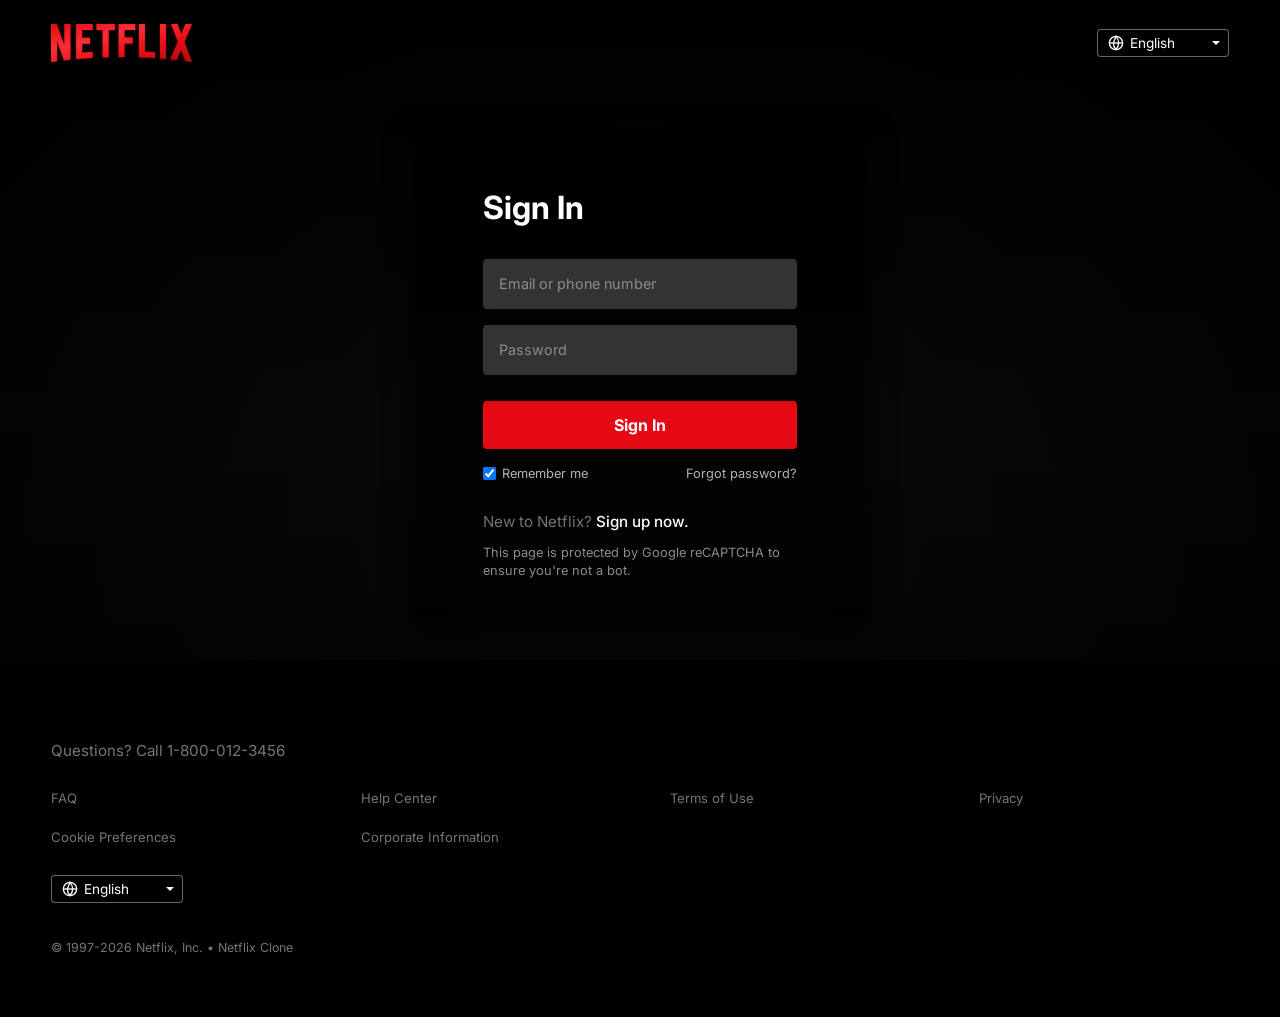
<file: login.html>
<!DOCTYPE html>
<html lang="en">
<head>
  <meta charset="UTF-8">
  <meta name="viewport" content="width=device-width, initial-scale=1.0">
  <title>Netflix Clone - Sign In Demo (Portfolio Project)</title>
  <meta name="description" content="Educational open-source frontend clone project created for demonstration purposes only. Not affiliated with Netflix, Inc.">
  <link rel="icon" href="https://assets.nflxext.com/us/ffe/siteui/common/icons/nficon2016.ico">
  
  <link rel="stylesheet" href="style.css?v=20260817">
  <link rel="stylesheet" href="login.css?v=20260817">
  <style>
    .login-body {
      min-height: 100vh;
      background: linear-gradient(to top, rgba(0, 0, 0, 0.85) 0%, rgba(0, 0, 0, 0.4) 60%, rgba(0, 0, 0, 0.85) 100%),
                  radial-gradient(ellipse at center, rgba(0, 0, 0, 0.2) 0%, rgba(0, 0, 0, 0.9) 100%),
                  url('https://assets.nflxext.com/ffe/siteui/v8/GDF/IN-en-20240311-popsignuptwoweeks-perspective_alpha_website_large.jpg');
      background-size: cover;
      background-position: center;
      display: flex;
      flex-direction: column;
      justify-content: space-between;
    }
  </style>
</head>
<body class="login-body">

  <!-- Header -->
  <header class="login-header">
    <a href="index.html" class="netflix-logo" aria-label="Netflix">
      <img class="netflix-wordmark" src="assets/netflix-wordmark.svg" alt="" aria-hidden="true">
    </a>

    <!-- Header Language Selector (English & Hindi ONLY) -->
    <div class="language-picker-box">
      <span class="language-globe-icon">
        <svg width="16" height="16" viewBox="0 0 24 24" fill="none" stroke="currentColor" stroke-width="2">
          <circle cx="12" cy="12" r="10"></circle>
          <line x1="2" y1="12" x2="22" y2="12"></line>
          <path d="M12 2a15.3 15.3 0 0 1 4 10 15.3 15.3 0 0 1-4 10 15.3 15.3 0 0 1-4-10z"></path>
        </svg>
      </span>
      <select class="language-select" aria-label="Language Selector">
        <option value="en">English</option>
        <option value="hi">हिन्दी (Hindi)</option>
      </select>
      <span class="language-caret"></span>
    </div>
  </header>

  <!-- Login Card -->
  <main class="login-wrapper">
    <div class="login-card">
      <h1 class="login-title" data-lang-key="signIn">Sign In</h1>

      <form id="login-form" class="login-form">
        <div class="input-field">
          <input type="text" class="form-control" placeholder=" " required>
          <label class="input-label">Email or phone number</label>
        </div>

        <div class="input-field">
          <input type="password" class="form-control" placeholder=" " required>
          <label class="input-label">Password</label>
        </div>

        <button type="submit" class="btn-login" data-lang-key="signIn">Sign In</button>

        <div class="login-options">
          <label class="remember-me">
            <input type="checkbox" checked>
            <span>Remember me</span>
          </label>
          <a href="#" class="help-link" onclick="alert('Password reset link sent to your registered email address!')">Forgot password?</a>
        </div>
      </form>

      <div class="login-footer-text">
        <div>
          New to Netflix? <a href="signup.html" class="signup-now-text">Sign up now.</a>
        </div>
        <p class="recaptcha-text" style="font-size: 0.8rem; color: #8c8c8c;">
          This page is protected by Google reCAPTCHA to ensure you're not a bot.
        </p>
      </div>
    </div>
  </main>

  <!-- Full Width Spread Login Footer -->
  <footer class="netflix-footer" style="background: rgba(0, 0, 0, 0.75); margin-top: 0;">
    <p class="footer-questions"><span data-lang-key="questionsCall">Questions? Call 1-800-012-3456</span></p>

    <ul class="footer-links-grid">
      <li class="footer-link-item"><a href="#">FAQ</a></li>
      <li class="footer-link-item"><a href="#">Help Center</a></li>
      <li class="footer-link-item"><a href="#">Terms of Use</a></li>
      <li class="footer-link-item"><a href="#">Privacy</a></li>
      <li class="footer-link-item"><a href="#">Cookie Preferences</a></li>
      <li class="footer-link-item"><a href="#">Corporate Information</a></li>
    </ul>

    <!-- Footer Language Selector (English & Hindi) -->
    <div class="language-picker-box" style="align-self: flex-start;">
      <span class="language-globe-icon">
        <svg width="16" height="16" viewBox="0 0 24 24" fill="none" stroke="currentColor" stroke-width="2">
          <circle cx="12" cy="12" r="10"></circle>
          <line x1="2" y1="12" x2="22" y2="12"></line>
          <path d="M12 2a15.3 15.3 0 0 1 4 10 15.3 15.3 0 0 1-4 10 15.3 15.3 0 0 1-4-10z"></path>
        </svg>
      </span>
      <select class="language-select" aria-label="Language Selector">
        <option value="en">English</option>
        <option value="hi">हिन्दी (Hindi)</option>
      </select>
      <span class="language-caret"></span>
    </div>

    <div class="footer-copyright">&copy; 1997-2026 Netflix, Inc. &bull; Netflix Clone</div>
  </footer>

  <script src="app.js"></script>
  <script src="login.js"></script>
</body>
</html>
</file>
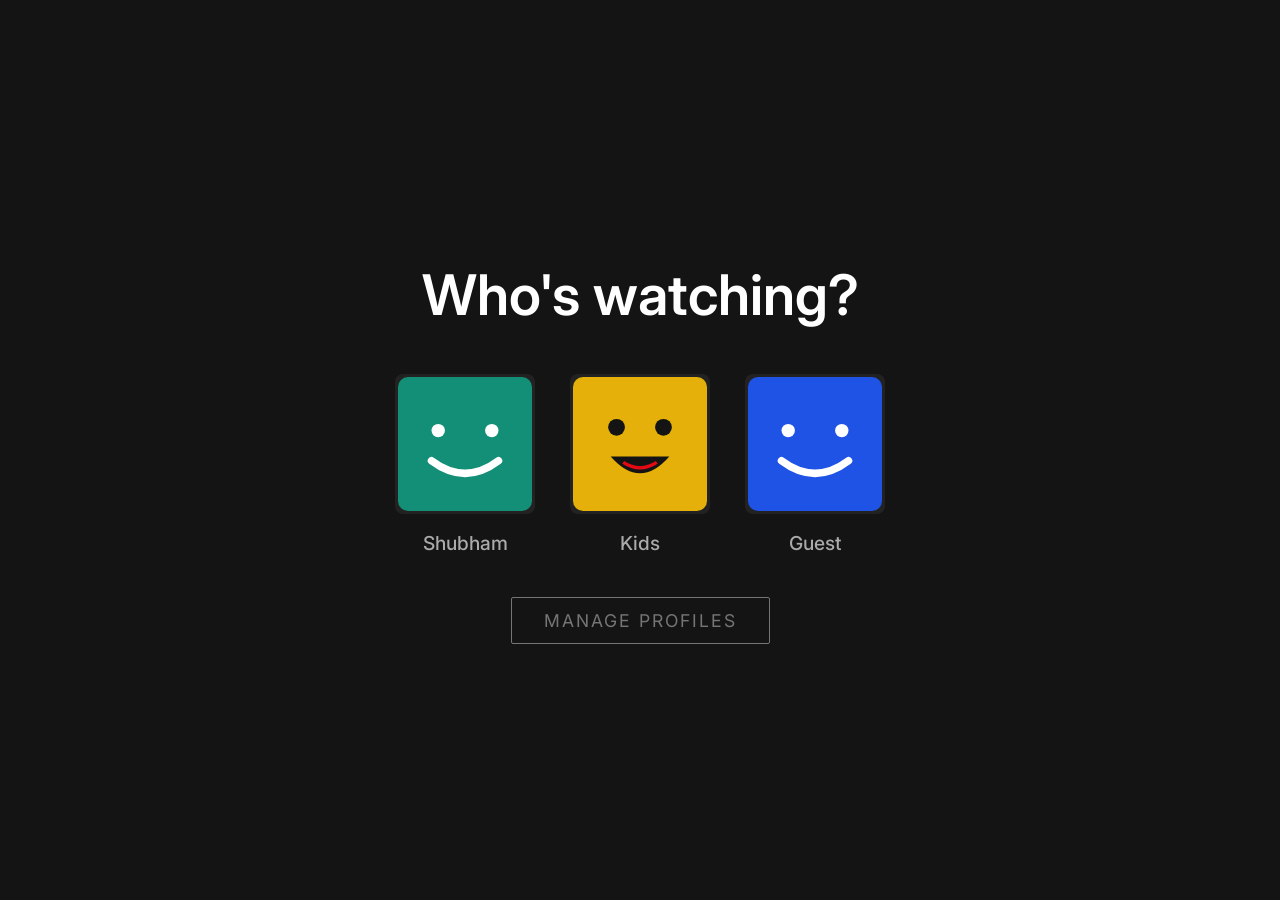
<file: profile.html>
<!DOCTYPE html>
<html lang="en">
<head>
  <meta charset="UTF-8">
  <meta name="viewport" content="width=device-width, initial-scale=1.0">
  <title>Netflix Clone - Profile Select (Portfolio Project)</title>
  <meta name="description" content="Educational open-source frontend clone project created for demonstration purposes only. Not affiliated with Netflix, Inc.">
  <link rel="icon" href="https://assets.nflxext.com/us/ffe/siteui/common/icons/nficon2016.ico">
  <link rel="stylesheet" href="style.css?v=20260817">
  <link rel="stylesheet" href="home.css">
</head>
<body style="background-color: #141414;">

  <div class="profile-select-body">
    <h1 class="profile-title" data-lang-key="whosWatching">Who's watching?</h1>

    <div class="profiles-container">
      <!-- Profile 1: Shubham (Teal Netflix Smiley Avatar) -->
      <div class="profile-card" data-profile-name="Shubham" data-profile-avatar="data:image/svg+xml;utf8,<svg xmlns='http://www.w3.org/2000/svg' width='160' height='160' viewBox='0 0 160 160'><rect width='160' height='160' fill='%23148f77' rx='12'/><circle cx='48' cy='64' r='8' fill='%23ffffff'/><circle cx='112' cy='64' r='8' fill='%23ffffff'/><path d='M 40 100 Q 80 130 120 100' stroke='%23ffffff' stroke-width='9' fill='none' stroke-linecap='round'/></svg>" data-is-kids="false">
        <div class="profile-avatar-box">
          <img src="data:image/svg+xml;utf8,<svg xmlns='http://www.w3.org/2000/svg' width='160' height='160' viewBox='0 0 160 160'><rect width='160' height='160' fill='%23148f77' rx='12'/><circle cx='48' cy='64' r='8' fill='%23ffffff'/><circle cx='112' cy='64' r='8' fill='%23ffffff'/><path d='M 40 100 Q 80 130 120 100' stroke='%23ffffff' stroke-width='9' fill='none' stroke-linecap='round'/></svg>" alt="Shubham">
        </div>
        <span class="profile-name">Shubham</span>
      </div>

      <!-- Profile 2: Kids (Golden Yellow Cartoon Avatar) -->
      <div class="profile-card" data-profile-name="Kids" data-profile-avatar="data:image/svg+xml;utf8,<svg xmlns='http://www.w3.org/2000/svg' width='160' height='160' viewBox='0 0 160 160'><rect width='160' height='160' fill='%23e5b009' rx='12'/><circle cx='52' cy='60' r='10' fill='%23141414'/><circle cx='108' cy='60' r='10' fill='%23141414'/><path d='M 45 95 Q 80 135 115 95 Z' fill='%23141414'/><path d='M 60 102 Q 80 115 100 102' stroke='%23e50914' stroke-width='4' fill='none'/></svg>" data-is-kids="true">
        <div class="profile-avatar-box">
          <img src="data:image/svg+xml;utf8,<svg xmlns='http://www.w3.org/2000/svg' width='160' height='160' viewBox='0 0 160 160'><rect width='160' height='160' fill='%23e5b009' rx='12'/><circle cx='52' cy='60' r='10' fill='%23141414'/><circle cx='108' cy='60' r='10' fill='%23141414'/><path d='M 45 95 Q 80 135 115 95 Z' fill='%23141414'/><path d='M 60 102 Q 80 115 100 102' stroke='%23e50914' stroke-width='4' fill='none'/></svg>" alt="Kids">
        </div>
        <span class="profile-name">Kids</span>
      </div>

      <!-- Profile 3: Guest (Royal Blue Netflix Avatar) -->
      <div class="profile-card" data-profile-name="Guest" data-profile-avatar="data:image/svg+xml;utf8,<svg xmlns='http://www.w3.org/2000/svg' width='160' height='160' viewBox='0 0 160 160'><rect width='160' height='160' fill='%231e53e5' rx='12'/><circle cx='48' cy='64' r='8' fill='%23ffffff'/><circle cx='112' cy='64' r='8' fill='%23ffffff'/><path d='M 40 100 Q 80 130 120 100' stroke='%23ffffff' stroke-width='9' fill='none' stroke-linecap='round'/></svg>" data-is-kids="false">
        <div class="profile-avatar-box">
          <img src="data:image/svg+xml;utf8,<svg xmlns='http://www.w3.org/2000/svg' width='160' height='160' viewBox='0 0 160 160'><rect width='160' height='160' fill='%231e53e5' rx='12'/><circle cx='48' cy='64' r='8' fill='%23ffffff'/><circle cx='112' cy='64' r='8' fill='%23ffffff'/><path d='M 40 100 Q 80 130 120 100' stroke='%23ffffff' stroke-width='9' fill='none' stroke-linecap='round'/></svg>" alt="Guest">
        </div>
        <span class="profile-name">Guest</span>
      </div>
    </div>

    <button class="btn-manage-profiles" onclick="alert('Manage Profiles')">Manage Profiles</button>
  </div>

  <script src="app.js"></script>
  <script src="profile.js"></script>
</body>
</html>
</file>
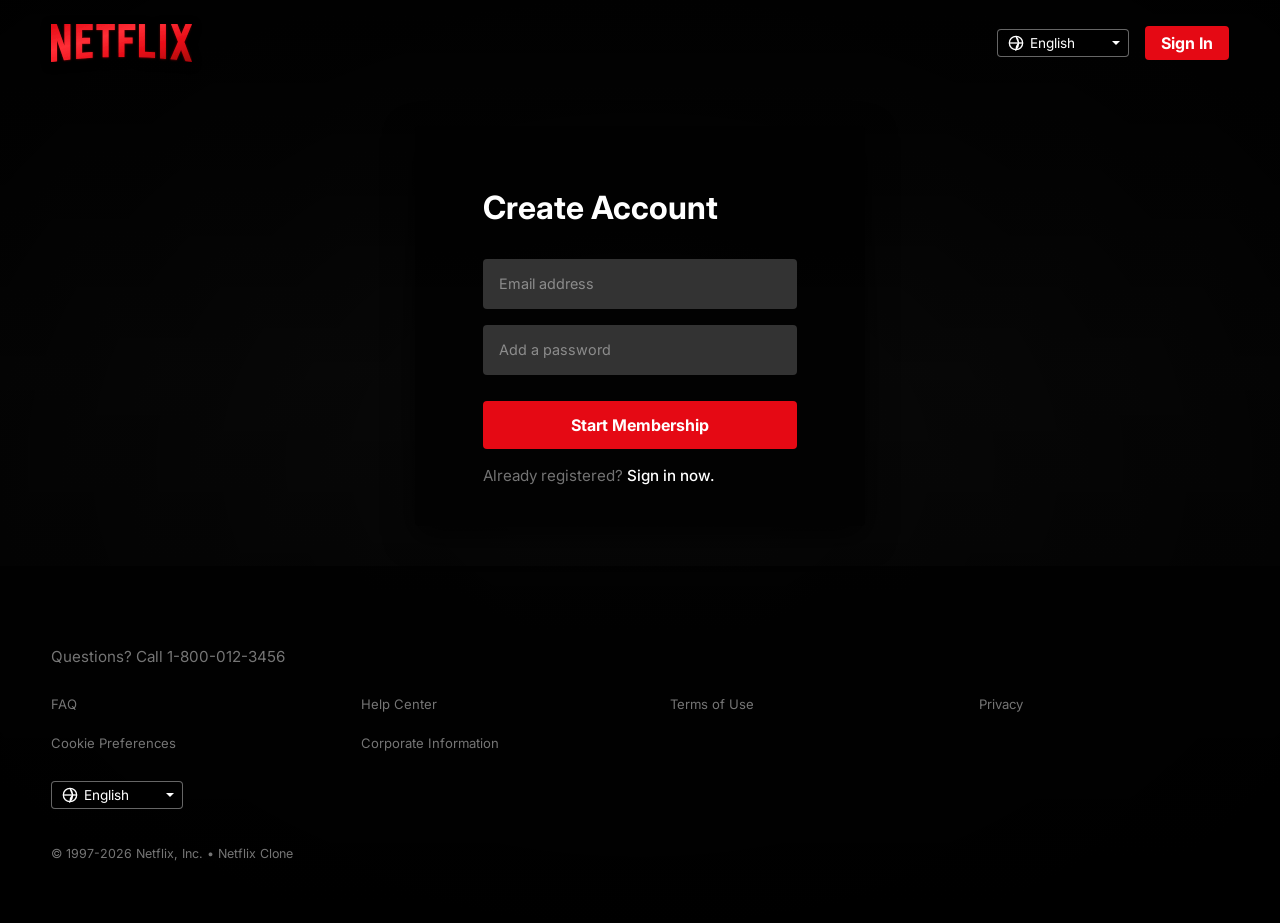
<file: signup.html>
<!DOCTYPE html>
<html lang="en">
<head>
  <meta charset="UTF-8">
  <meta name="viewport" content="width=device-width, initial-scale=1.0">
  <title>Netflix Clone - Sign Up Demo (Portfolio Project)</title>
  <meta name="description" content="Educational open-source frontend clone project created for demonstration purposes only. Not affiliated with Netflix, Inc.">
  <link rel="icon" href="https://assets.nflxext.com/us/ffe/siteui/common/icons/nficon2016.ico">
  <link rel="stylesheet" href="style.css?v=20260817">
  <link rel="stylesheet" href="login.css?v=20260817">
  <style>
    .login-body {
      min-height: 100vh;
      background: linear-gradient(to top, rgba(0, 0, 0, 0.85) 0%, rgba(0, 0, 0, 0.4) 60%, rgba(0, 0, 0, 0.85) 100%),
                  radial-gradient(ellipse at center, rgba(0, 0, 0, 0.2) 0%, rgba(0, 0, 0, 0.9) 100%),
                  url('https://assets.nflxext.com/ffe/siteui/v8/GDF/IN-en-20240311-popsignuptwoweeks-perspective_alpha_website_large.jpg');
      background-size: cover;
      background-position: center;
      display: flex;
      flex-direction: column;
      justify-content: space-between;
    }
  </style>
</head>
<body class="login-body">

  <!-- Header -->
  <header class="login-header">
    <a href="index.html" class="netflix-logo" aria-label="Netflix">
      <img class="netflix-wordmark" src="assets/netflix-wordmark.svg" alt="" aria-hidden="true">
    </a>

    <div style="display: flex; align-items: center; gap: 16px;">
      <!-- Language Picker (English & Hindi ONLY) -->
      <div class="language-picker-box">
        <span class="language-globe-icon">
          <svg width="16" height="16" viewBox="0 0 24 24" fill="none" stroke="currentColor" stroke-width="2">
            <circle cx="12" cy="12" r="10"></circle>
            <line x1="2" y1="12" x2="22" y2="12"></line>
            <path d="M12 2a15.3 15.3 0 0 1 4 10 15.3 15.3 0 0 1-4 10 15.3 15.3 0 0 1 4-10z"></path>
          </svg>
        </span>
        <select class="language-select" aria-label="Language Selector">
          <option value="en">English</option>
          <option value="hi">हिन्दी (Hindi)</option>
        </select>
        <span class="language-caret"></span>
      </div>

      <a href="login.html" style="font-size: 1rem; font-weight: 700; background-color: var(--netflix-red); padding: 6px 16px; border-radius: 4px;" data-lang-key="signIn">Sign In</a>
    </div>
  </header>

  <!-- Sign Up Card -->
  <main class="login-wrapper">
    <div class="login-card">
      <h1 class="login-title">Create Account</h1>

      <form id="signup-form" class="login-form">
        <div class="input-field">
          <input type="email" class="form-control" placeholder=" " required>
          <label class="input-label">Email address</label>
        </div>

        <div class="input-field">
          <input type="password" class="form-control" placeholder=" " required>
          <label class="input-label">Add a password</label>
        </div>

        <button type="submit" class="btn-login">Start Membership</button>

        <div class="login-footer-text">
          <span>Already registered? <a href="login.html" class="signup-now-text">Sign in now.</a></span>
        </div>
      </form>
    </div>
  </main>

  <!-- Full Width Spread Sign Up Footer -->
  <footer class="netflix-footer" style="background: rgba(0, 0, 0, 0.75); margin-top: 0;">
    <p class="footer-questions"><span data-lang-key="questionsCall">Questions? Call 1-800-012-3456</span></p>

    <ul class="footer-links-grid">
      <li class="footer-link-item"><a href="#">FAQ</a></li>
      <li class="footer-link-item"><a href="#">Help Center</a></li>
      <li class="footer-link-item"><a href="#">Terms of Use</a></li>
      <li class="footer-link-item"><a href="#">Privacy</a></li>
      <li class="footer-link-item"><a href="#">Cookie Preferences</a></li>
      <li class="footer-link-item"><a href="#">Corporate Information</a></li>
    </ul>

    <!-- Footer Language Selector (English & Hindi) -->
    <div class="language-picker-box" style="align-self: flex-start;">
      <span class="language-globe-icon">
        <svg width="16" height="16" viewBox="0 0 24 24" fill="none" stroke="currentColor" stroke-width="2">
          <circle cx="12" cy="12" r="10"></circle>
          <line x1="2" y1="12" x2="22" y2="12"></line>
          <path d="M12 2a15.3 15.3 0 0 1 4 10 15.3 15.3 0 0 1-4 10 15.3 15.3 0 0 1 4-10z"></path>
        </svg>
      </span>
      <select class="language-select" aria-label="Language Selector">
        <option value="en">English</option>
        <option value="hi">हिन्दी (Hindi)</option>
      </select>
      <span class="language-caret"></span>
    </div>

    <div class="footer-copyright">&copy; 1997-2026 Netflix, Inc. &bull; Netflix Clone</div>
  </footer>

  <script src="app.js"></script>
  <script src="login.js"></script>
</body>
</html>
</file>
<file: style.css>
/* ==========================================================================
   NETFLIX CLONE - MASTER GLOBAL STYLES (style.css)
   ========================================================================== */

@import url('https://fonts.googleapis.com/css2?family=Inter:wght@300;400;500;600;700;800;900&display=swap');

:root {
  --netflix-red: #E50914;
  --netflix-red-hover: #F40612;
  --bg-dark: #141414;
  --bg-card: #181818;
  --bg-card-hover: #262626;
  --bg-modal: #181818;
  
  --text-white: #FFFFFF;
  --text-gray-light: #E5E5E5;
  --text-gray-muted: #AAAAAA;
  --text-gray-dark: #757575;

  --nav-gradient: linear-gradient(180deg, rgba(0, 0, 0, 0.85) 0%, rgba(0, 0, 0, 0) 100%);
  --font-family: 'Inter', -apple-system, BlinkMacSystemFont, 'Segoe UI', Roboto, Helvetica, Arial, sans-serif;
  --border-radius-sm: 4px;
}

*, *::before, *::after {
  box-sizing: border-box;
  margin: 0;
  padding: 0;
}

html {
  font-size: 16px;
  scroll-behavior: smooth;
  background-color: var(--bg-dark);
  color: var(--text-white);
  font-family: var(--font-family);
  -webkit-font-smoothing: antialiased;
  overflow-x: hidden;
}

body {
  min-height: 100vh;
  background-color: var(--bg-dark);
  line-height: 1.4;
  overflow-x: hidden;
  position: relative;
}

a {
  color: inherit;
  text-decoration: none;
}

button {
  font-family: inherit;
  border: none;
  background: none;
  cursor: pointer;
  outline: none;
}

img {
  max-width: 100%;
  height: auto;
  display: block;
}

/* Custom Scrollbar */
::-webkit-scrollbar {
  width: 8px;
  height: 8px;
}
::-webkit-scrollbar-track { background: #141414; }
::-webkit-scrollbar-thumb { background: #333; border-radius: 4px; }
::-webkit-scrollbar-thumb:hover { background: #555; }

/* Badges */
.badge {
  display: inline-flex;
  align-items: center;
  justify-content: center;
  padding: 2px 6px;
  font-size: 0.75rem;
  font-weight: 600;
  border: 1px solid rgba(255, 255, 255, 0.4);
  border-radius: 2px;
  color: var(--text-gray-light);
}

.badge-red {
  background-color: var(--netflix-red);
  border-color: var(--netflix-red);
  color: #fff;
}

.badge-hd {
  border-color: var(--text-gray-muted);
  font-size: 0.65rem;
}

/* Header & Navigation Bar */
.netflix-header {
  position: fixed;
  top: 0;
  left: 0;
  right: 0;
  height: 68px;
  z-index: 1000;
  display: flex;
  align-items: center;
  justify-content: space-between;
  padding: 0 4%;
  background: var(--nav-gradient);
  transition: background-color 0.4s ease;
}

.netflix-header.scrolled,
.netflix-header:hover {
  background-color: #141414;
}

.header-left {
  display: flex;
  align-items: center;
  gap: 35px;
}

.netflix-logo svg {
  height: 28px;
  width: auto;
  fill: var(--netflix-red);
  transition: transform 0.2s ease;
}

.netflix-logo:hover svg {
  transform: scale(1.03);
}

/* Shared wordmark image used by every page header. */
.netflix-logo {
  display: inline-flex;
  align-items: center;
  line-height: 0;
}

.netflix-logo .netflix-wordmark {
  display: block;
  width: auto;
  height: 32px;
  filter: drop-shadow(0 2px 5px rgba(0, 0, 0, 0.6));
  transition: transform 0.25s cubic-bezier(0.175, 0.885, 0.32, 1.275), filter 0.25s ease;
}

.netflix-logo:hover .netflix-wordmark {
  transform: scale(1.06);
  filter: drop-shadow(0 0 12px rgba(229, 9, 20, 0.75));
}

.nav-links {
  display: flex;
  align-items: center;
  list-style: none;
  gap: 20px;
}

.nav-item a {
  font-size: 0.875rem;
  color: var(--text-gray-light);
  transition: color 0.2s ease;
}

.nav-item.active a,
.nav-item a:hover {
  color: var(--text-white);
  font-weight: 500;
}

.header-right {
  display: flex;
  align-items: center;
  gap: 16px;
}

/* Language Selector Dropdown Box */
.language-picker-box {
  position: relative;
  display: inline-flex;
  align-items: center;
  background: rgba(0, 0, 0, 0.4);
  border: 1px solid rgba(255, 255, 255, 0.4);
  border-radius: 4px;
  padding: 5px 14px 5px 32px;
  color: #ffffff;
  font-size: 0.85rem;
}

.language-globe-icon {
  position: absolute;
  left: 10px;
  top: 50%;
  transform: translateY(-50%);
  pointer-events: none;
  color: #ffffff;
  display: flex;
  align-items: center;
}

.language-select {
  background: transparent;
  border: none;
  color: #ffffff;
  font-size: 0.85rem;
  font-family: inherit;
  outline: none;
  cursor: pointer;
  appearance: none;
  -webkit-appearance: none;
  padding-right: 14px;
}

.language-select option {
  background-color: #141414;
  color: #ffffff;
}

.language-caret {
  position: absolute;
  right: 8px;
  top: 50%;
  transform: translateY(-50%);
  pointer-events: none;
  width: 0;
  height: 0;
  border-left: 4px solid transparent;
  border-right: 4px solid transparent;
  border-top: 4px solid #ffffff;
}

/* Search Box */
.search-box {
  position: relative;
  display: flex;
  align-items: center;
}

.search-input {
  width: 32px;
  height: 34px;
  padding: 0 0 0 32px;
  background: transparent;
  border: 1px solid transparent;
  color: var(--text-white);
  font-size: 0.85rem;
  border-radius: var(--border-radius-sm);
  transition: width 0.4s ease, border-color 0.4s ease, background 0.4s ease;
  cursor: pointer;
  outline: none;
}

.search-icon {
  position: absolute;
  left: 6px;
  pointer-events: none;
  color: var(--text-white);
  display: flex;
  align-items: center;
}

.search-box:focus-within .search-input,
.search-box:hover .search-input {
  width: 230px;
  background: rgba(0, 0, 0, 0.75);
  border-color: rgba(255, 255, 255, 0.8);
  padding-left: 34px;
  padding-right: 12px;
  cursor: text;
}

/* Notifications Popover */
.notification-container { position: relative; }
.icon-btn { color: var(--text-white); position: relative; padding: 4px; }
.notification-badge {
  position: absolute; top: 0; right: 0; width: 7px; height: 7px;
  background-color: var(--netflix-red); border-radius: 50%;
}

.notification-popover {
  position: absolute; top: 100%; right: -10px; margin-top: 12px;
  width: 320px; background: rgba(20, 20, 20, 0.95);
  border: 1px solid rgba(255, 255, 255, 0.15); border-top: 2px solid var(--netflix-red);
  border-radius: 4px; box-shadow: 0 10px 25px rgba(0, 0, 0, 0.8);
  opacity: 0; visibility: hidden; transform: translateY(10px);
  transition: opacity 0.25s ease, transform 0.25s ease, visibility 0.25s ease;
  z-index: 1001;
}

.notification-container:hover .notification-popover {
  opacity: 1; visibility: visible; transform: translateY(0);
}

.notification-header { padding: 12px 16px; font-size: 0.8rem; font-weight: 600; color: #808080; border-bottom: 1px solid rgba(255,255,255,0.1); }
.notification-item { display: flex; gap: 12px; padding: 12px 16px; border-bottom: 1px solid rgba(255,255,255,0.05); }
.notification-thumb { width: 75px; height: 42px; border-radius: 4px; object-fit: cover; }
.notification-text p { font-size: 0.8rem; font-weight: 500; }
.notification-text span { font-size: 0.7rem; color: var(--text-gray-dark); }

/* Profile Dropdown */
.profile-menu-container { position: relative; }
.profile-trigger { display: flex; align-items: center; gap: 8px; cursor: pointer; }
.avatar-img { width: 32px; height: 32px; border-radius: 4px; object-fit: cover; }
.caret-icon {
  width: 0; height: 0; border-left: 5px solid transparent; border-right: 5px solid transparent;
  border-top: 5px solid var(--text-white); transition: transform 0.3s ease;
}

.profile-menu-container:hover .caret-icon { transform: rotate(180deg); }

.profile-dropdown {
  position: absolute; top: 100%; right: 0; margin-top: 12px;
  width: 220px; background: rgba(18, 18, 18, 0.95);
  border: 1px solid rgba(255, 255, 255, 0.15); border-radius: 4px;
  box-shadow: 0 10px 30px rgba(0, 0, 0, 0.9); padding: 10px 0;
  opacity: 0; visibility: hidden; transform: translateY(10px);
  transition: opacity 0.25s ease, transform 0.25s ease, visibility 0.25s ease;
  z-index: 1001;
}

.profile-menu-container:hover .profile-dropdown {
  opacity: 1; visibility: visible; transform: translateY(0);
}

.profile-list { list-style: none; border-bottom: 1px solid rgba(255,255,255,0.1); padding-bottom: 8px; margin-bottom: 8px; }
.profile-item { display: flex; align-items: center; gap: 12px; padding: 8px 16px; font-size: 0.8rem; color: var(--text-gray-light); cursor: pointer; }
.profile-item:hover { background: rgba(255,255,255,0.1); color: var(--text-white); }
.profile-item img { width: 28px; height: 28px; border-radius: 4px; }
.profile-links { list-style: none; }
.profile-link-item a { display: block; padding: 8px 16px; font-size: 0.8rem; color: var(--text-gray-light); }
.profile-link-item a:hover { text-decoration: underline; color: var(--text-white); }
.profile-signout { border-top: 1px solid rgba(255,255,255,0.1); margin-top: 8px; padding-top: 8px; }

/* LANDING FEATURES STYLES */
.feature-divider {
  width: 100%;
  height: 8px;
  background-color: #232323;
}

.feature-section {
  padding: 70px 12%;
  background-color: #000000;
  color: var(--text-white);
}

.feature-container {
  display: flex;
  align-items: center;
  justify-content: space-between;
  gap: 40px;
  max-width: 1200px;
  margin: 0 auto;
}

.feature-container.reverse {
  flex-direction: row-reverse;
}

.feature-text {
  flex: 1;
  display: flex;
  flex-direction: column;
  gap: 16px;
}

.feature-title {
  font-size: 3rem;
  font-weight: 900;
  line-height: 1.1;
  letter-spacing: -0.5px;
}

.feature-subtitle {
  font-size: 1.5rem;
  font-weight: 400;
  color: var(--text-gray-light);
  line-height: 1.3;
}

.feature-media {
  flex: 1;
  position: relative;
  display: flex;
  justify-content: center;
  align-items: center;
}

.feature-img {
  width: 100%;
  max-width: 530px;
  border-radius: 8px;
  z-index: 2;
  position: relative;
}

.download-card {
  position: absolute;
  bottom: 8%;
  left: 50%;
  transform: translateX(-50%);
  width: 60%;
  min-width: 260px;
  background: #000000;
  border: 2px solid rgba(255, 255, 255, 0.25);
  border-radius: 12px;
  padding: 10px 16px;
  display: flex;
  align-items: center;
  justify-content: space-between;
  z-index: 3;
  box-shadow: 0 10px 30px rgba(0, 0, 0, 0.8);
}

.download-thumb { height: 64px; border-radius: 4px; }
.download-info { display: flex; flex-direction: column; gap: 4px; }
.download-title { font-size: 0.95rem; font-weight: 700; }
.download-status { font-size: 0.8rem; color: #0071eb; }

/* LANDING FAQ ACCORDION STYLES */
.faq-section {
  padding: 70px 12%;
  background-color: #000000;
  color: var(--text-white);
  display: flex;
  flex-direction: column;
  align-items: center;
  gap: 30px;
}

.faq-title { font-size: 3rem; font-weight: 900; text-align: center; }

.faq-list {
  width: 100%;
  max-width: 1100px;
  display: flex;
  flex-direction: column;
  gap: 10px;
  list-style: none;
}

.faq-item {
  width: 100%;
  background-color: #2d2d2d;
  border-radius: 2px;
  overflow: hidden;
  transition: background-color 0.2s ease;
}

.faq-item:hover { background-color: #414141; }
.faq-toggle { position: absolute; opacity: 0; z-index: -1; }

.faq-label {
  display: flex;
  align-items: center;
  justify-content: space-between;
  padding: 24px;
  font-size: 1.5rem;
  font-weight: 500;
  cursor: pointer;
  user-select: none;
}

.faq-icon { font-size: 2.2rem; font-weight: 300; transition: transform 0.3s ease; }

.faq-content {
  max-height: 0;
  overflow: hidden;
  transition: max-height 0.35s cubic-bezier(0.5, 0, 0.1, 1), padding 0.35s ease;
  background-color: #2d2d2d;
  border-top: 1px solid #141414;
}

.faq-content p { padding: 24px; font-size: 1.25rem; line-height: 1.5; color: var(--text-gray-light); }

.faq-toggle:checked ~ .faq-content { max-height: 600px; }
.faq-toggle:checked ~ .faq-label .faq-icon { transform: rotate(45deg); }

/* Email Form CTA */
.cta-email-box {
  width: 100%;
  max-width: 800px;
  margin-top: 20px;
  display: flex;
  flex-direction: column;
  align-items: center;
  gap: 18px;
  text-align: center;
}

.cta-text { font-size: 1.25rem; color: var(--text-gray-light); }

.email-form {
  display: flex;
  align-items: center;
  gap: 8px;
  width: 100%;
  max-width: 650px;
}

.email-input {
  flex: 1;
  height: 56px;
  padding: 0 16px;
  background: rgba(22, 22, 22, 0.7);
  border: 1px solid rgba(255, 255, 255, 0.3);
  border-radius: 4px;
  color: var(--text-white);
  font-size: 1rem;
  outline: none;
}

.email-input:focus { border-color: #ffffff; }

.btn-cta {
  height: 56px;
  padding: 0 32px;
  background-color: var(--netflix-red);
  color: #ffffff;
  font-size: 1.5rem;
  font-weight: 700;
  border-radius: 4px;
  display: inline-flex;
  align-items: center;
  gap: 12px;
  white-space: nowrap;
  transition: background-color 0.2s ease;
  text-decoration: none;
  border: none;
  cursor: pointer;
}

.btn-cta:hover { background-color: var(--netflix-red-hover); }

/* Global Overlay Modal */
.global-modal-overlay {
  position: fixed; top: 0; left: 0; width: 100vw; height: 100vh;
  background-color: rgba(0, 0, 0, 0.85); backdrop-filter: blur(5px);
  z-index: 3000; display: flex; justify-content: center; align-items: flex-start;
  overflow-y: auto; padding: 40px 20px;
  opacity: 0; visibility: hidden; pointer-events: none;
  transition: opacity 0.3s ease, visibility 0.3s ease;
}

.modal-container {
  position: relative; width: 100%; max-width: 860px;
  background-color: var(--bg-modal); border-radius: 8px;
  box-shadow: 0 20px 50px rgba(0, 0, 0, 0.9); overflow: hidden; margin: auto;
}

.modal-close-btn {
  position: absolute; top: 16px; right: 16px; width: 36px; height: 36px;
  border-radius: 50%; background-color: #181818; color: var(--text-white);
  display: flex; align-items: center; justify-content: center; font-size: 1.4rem;
  z-index: 10; border: none; cursor: pointer; transition: background 0.2s ease;
}

.modal-close-btn:hover { background-color: #333333; }

.modal-hero { position: relative; height: 380px; width: 100%; }
.modal-hero-img { width: 100%; height: 100%; object-fit: cover; }
.modal-hero-vignette {
  position: absolute; bottom: 0; left: 0; width: 100%; height: 60%;
  background: linear-gradient(0deg, var(--bg-modal) 0%, rgba(24,24,24,0) 100%);
}

.modal-hero-content {
  position: absolute; bottom: 25px; left: 40px; right: 40px;
  display: flex; flex-direction: column; gap: 16px;
}

.modal-title { font-size: 2.8rem; font-weight: 800; text-shadow: 2px 2px 10px rgba(0,0,0,0.8); }
.modal-hero-actions { display: flex; align-items: center; gap: 12px; }

.modal-body { padding: 20px 40px 40px 40px; display: grid; grid-template-columns: 2fr 1fr; gap: 40px; }
.modal-main-info { display: flex; flex-direction: column; gap: 18px; }
.modal-meta-row { display: flex; align-items: center; gap: 12px; font-size: 0.95rem; }
.match-score { color: #46d369; font-weight: 700; }
.modal-synopsis { font-size: 1rem; line-height: 1.5; color: var(--text-gray-light); }

.modal-side-info { display: flex; flex-direction: column; gap: 14px; font-size: 0.85rem; }
.info-label { color: var(--text-gray-dark); }
.info-val { color: var(--text-white); }

/* FULL-WIDTH SPREAD NETFLIX FOOTER STYLES */
.netflix-footer {
  width: 100%;
  max-width: 100%;
  padding: 80px 4% 60px 4%;
  margin: 60px 0 0 0;
  color: var(--text-gray-dark);
  font-size: 0.85rem;
  display: flex;
  flex-direction: column;
  gap: 28px;
  box-sizing: border-box;
}

.footer-questions {
  font-size: 0.95rem;
  color: var(--text-gray-dark);
}

.footer-questions a {
  color: var(--text-gray-dark);
  text-decoration: underline;
}

.footer-questions a:hover {
  color: #ffffff;
}

.footer-links-grid {
  display: grid;
  grid-template-columns: repeat(4, 1fr);
  gap: 20px 60px;
  width: 100%;
  list-style: none;
}

.footer-link-item a {
  color: var(--text-gray-dark);
  font-size: 0.82rem;
  transition: color 0.2s ease, text-decoration 0.2s ease;
}

.footer-link-item a:hover {
  text-decoration: underline;
  color: var(--text-gray-light);
}

.service-code-btn {
  align-self: flex-start;
  padding: 8px 16px;
  background: transparent;
  border: 1px solid var(--text-gray-dark);
  color: var(--text-gray-dark);
  font-size: 0.8rem;
  font-family: inherit;
  cursor: pointer;
  transition: color 0.2s ease, border-color 0.2s ease;
  margin-top: 6px;
  border-radius: 2px;
}

.service-code-btn:hover {
  color: var(--text-white);
  border-color: var(--text-white);
}

.footer-copyright {
  font-size: 0.78rem;
  color: var(--text-gray-dark);
  margin-top: 8px;
}

/* Responsive Adjustments */
@media (max-width: 950px) {
  .feature-container, .feature-container.reverse { flex-direction: column; text-align: center; }
  .feature-title { font-size: 2.2rem; }
  .feature-subtitle { font-size: 1.1rem; }
  .feature-section, .faq-section { padding: 50px 6%; }
  .nav-links { display: none; }
  .footer-links-grid { grid-template-columns: repeat(2, 1fr); gap: 16px 30px; }
}
</file>
<file: login.css>
/* ==========================================================================
   NETFLIX CLONE - LOGIN & SIGNUP STYLES (login.css)
   ========================================================================== */

.login-body {
  min-height: 100vh;
  background: linear-gradient(to top, rgba(0,0,0,0.8) 0%, rgba(0,0,0,0.4) 60%, rgba(0,0,0,0.8) 100%),
              url('https://assets.nflxext.com/ffe/siteui/v8/GDF/IN-en-20240311-popsignuptwoweeks-perspective_alpha_website_large.jpg');
  background-size: cover;
  background-position: center;
  display: flex;
  flex-direction: column;
  justify-content: space-between;
}

.login-header {
  padding: 24px 4%;
  display: flex;
  align-items: center;
  justify-content: space-between;
}

.login-header .netflix-logo .netflix-wordmark {
  height: 38px;
}

.login-wrapper {
  display: flex;
  justify-content: center;
  align-items: center;
  padding: 40px 20px;
  flex: 1;
}

.login-card {
  width: 100%;
  max-width: 450px;
  background-color: rgba(0, 0, 0, 0.75);
  border-radius: 4px;
  padding: 60px 68px 40px 68px;
  box-shadow: 0 10px 30px rgba(0, 0, 0, 0.8);
  display: flex;
  flex-direction: column;
  gap: 28px;
}

.login-title {
  font-size: 2rem;
  font-weight: 700;
  color: var(--text-white);
}

.login-form {
  display: flex;
  flex-direction: column;
  gap: 16px;
}

.input-field {
  position: relative;
  width: 100%;
}

.form-control {
  width: 100%;
  height: 50px;
  padding: 16px 20px 0 16px;
  background: #333333;
  border: 1px solid transparent;
  border-radius: 4px;
  color: var(--text-white);
  font-size: 1rem;
  outline: none;
  transition: background 0.2s ease, border-color 0.2s ease;
}

.form-control:focus {
  background: #454545;
  border-color: #ffffff;
}

.input-label {
  position: absolute;
  left: 16px;
  top: 50%;
  transform: translateY(-50%);
  color: #8c8c8c;
  font-size: 0.9rem;
  pointer-events: none;
  transition: transform 0.2s ease, font-size 0.2s ease, top 0.2s ease;
}

.form-control:focus ~ .input-label,
.form-control:not(:placeholder-shown) ~ .input-label {
  top: 14px;
  font-size: 0.7rem;
  font-weight: 600;
}

.btn-login {
  height: 48px;
  width: 100%;
  background-color: var(--netflix-red);
  color: #ffffff;
  font-size: 1rem;
  font-weight: 700;
  border-radius: 4px;
  margin-top: 10px;
  transition: background-color 0.2s ease;
  display: flex;
  align-items: center;
  justify-content: center;
  text-decoration: none;
  border: none;
  cursor: pointer;
}

.btn-login:hover {
  background-color: var(--netflix-red-hover);
}

.login-options {
  display: flex;
  align-items: center;
  justify-content: space-between;
  font-size: 0.8rem;
  color: #b3b3b3;
}

.remember-me {
  display: flex;
  align-items: center;
  gap: 6px;
  cursor: pointer;
}

.help-link {
  color: #b3b3b3;
}

.help-link:hover {
  text-decoration: underline;
}

.login-footer-text {
  font-size: 0.95rem;
  color: #737373;
  display: flex;
  flex-direction: column;
  gap: 12px;
}

.signup-now-text {
  color: #ffffff;
  font-weight: 500;
}

.signup-now-text:hover {
  text-decoration: underline;
}
</file>
<file: home.css>
/* ==========================================================================
   NETFLIX CLONE - HOME & BROWSE PAGE STYLES (home.css)
   ========================================================================== */

/* Hero Billboard Banner */
.hero-billboard {
  position: relative;
  height: 75vh;
  min-height: 500px;
  max-height: 700px;
  width: 100%;
  background-color: var(--bg-dark);
  overflow: hidden;
  margin-bottom: 0;
}

.hero-bg {
  position: absolute;
  top: 0; left: 0; width: 100%; height: 100%;
  object-fit: cover; object-position: center 20%; z-index: 1;
}

.hero-vignette-left {
  position: absolute; top: 0; left: 0; width: 55%; height: 100%;
  background: linear-gradient(90deg, #141414 0%, rgba(20, 20, 20, 0.75) 45%, rgba(20, 20, 20, 0) 100%);
  z-index: 2;
}

.hero-vignette-bottom {
  position: absolute; bottom: 0; left: 0; width: 100%; height: 65%;
  background: linear-gradient(0deg, #141414 0%, rgba(20, 20, 20, 0.85) 30%, rgba(20, 20, 20, 0) 80%);
  z-index: 2;
}

.hero-content {
  position: absolute; bottom: 50px; left: 4%; width: 44%; min-width: 320px;
  z-index: 10; display: flex; flex-direction: column; gap: 14px;
}

.hero-series-tag {
  display: flex; align-items: center; gap: 8px; font-size: 0.85rem;
  font-weight: 700; letter-spacing: 4px; color: var(--text-gray-light); text-transform: uppercase;
}

.n-logo-icon { color: var(--netflix-red); font-size: 1.4rem; font-weight: 900; }
.hero-title { font-size: 3.5rem; font-weight: 900; line-height: 1.05; letter-spacing: -1px; text-shadow: 2px 2px 10px rgba(0,0,0,0.8); }
.hero-meta { display: flex; align-items: center; gap: 12px; font-size: 0.9rem; }
.hero-description { font-size: 1.05rem; color: var(--text-gray-light); line-height: 1.45; text-shadow: 1px 1px 6px rgba(0,0,0,0.9); }
.hero-actions { display: flex; align-items: center; gap: 14px; margin-top: 8px; }

/* Hero Buttons */
.btn-hero {
  display: inline-flex; align-items: center; justify-content: center; gap: 10px;
  padding: 10px 24px; font-size: 1.1rem; font-weight: 700; border-radius: var(--border-radius-sm);
  text-decoration: none; cursor: pointer; transition: all 0.2s ease;
  border: none; position: relative;
}

.btn-play {
  background-color: var(--text-white); color: #000;
  box-shadow: 0 4px 15px rgba(255, 255, 255, 0.2);
}

.btn-play:hover {
  background-color: rgba(255, 255, 255, 0.85); transform: scale(1.04);
}

.btn-info {
  background-color: rgba(109, 109, 110, 0.7); color: var(--text-white);
  backdrop-filter: blur(4px);
}

.btn-info:hover {
  background-color: rgba(109, 109, 110, 0.4); transform: scale(1.04);
}

/* Category Slider Rows - CLEAN UNCROPPED CAROUSEL */
.category-slider-section {
  position: relative; z-index: 20; padding: 30px 0 60px 0;
  display: flex; flex-direction: column; gap: 40px;
  overflow: visible !important;
}

.slider-row {
  display: flex; flex-direction: column; gap: 12px; position: relative;
  overflow: visible !important;
}

.slider-header { display: flex; align-items: flex-end; gap: 12px; padding: 0 4%; z-index: 5; }
.slider-title { font-size: 1.4rem; font-weight: 700; color: var(--text-gray-light); }

.slider-container {
  position: relative; width: 100%;
  overflow: hidden !important; /* Locks carousel horizontally with zero vertical scrollbars */
  padding: 15px 0;
}

.slider-btn {
  position: absolute; top: 15px; bottom: 15px; width: 3.5%; z-index: 1000;
  background: rgba(0,0,0,0.7); color: #fff; border: none; cursor: pointer;
  font-size: 2.2rem; display: flex; align-items: center; justify-content: center;
  opacity: 0; transition: opacity 0.3s ease, background 0.2s ease;
}
.slider-container:hover .slider-btn { opacity: 1; }
.slider-btn:hover { background: rgba(0,0,0,0.9); }
.slider-btn-left { left: 0; border-top-right-radius: 4px; border-bottom-right-radius: 4px; }
.slider-btn-right { right: 0; border-top-left-radius: 4px; border-bottom-left-radius: 4px; }

/* Track with Hardware Transform (No vertical scrollbars!) */
.slider-track {
  display: flex; align-items: center; gap: 12px;
  padding: 0 4%;
  position: relative;
  will-change: transform;
  touch-action: pan-x;
}

/* Movie Card Zoom & Integrated Overlay Box */
.movie-card {
  position: relative; flex: 0 0 calc(16.666% - 10px); min-width: 190px;
  border-radius: var(--border-radius-sm); cursor: pointer;
  transition: transform 0.3s cubic-bezier(0.2, 0.8, 0.2, 1);
  z-index: 1;
}

.movie-card-inner {
  position: relative; border-radius: var(--border-radius-sm); overflow: hidden;
  background-color: var(--bg-card); box-shadow: 0 2px 10px rgba(0, 0, 0, 0.6);
  height: 145px;
}

.poster-img {
  width: 100%; height: 100%; object-fit: cover; border-radius: var(--border-radius-sm);
  display: block; transition: filter 0.3s ease, transform 0.3s ease;
}

/* Rich Card Scale on Hover */
.movie-card:hover {
  transform: scale(1.22);
  z-index: 9999;
}

.movie-card:hover .poster-img {
  filter: brightness(0.5);
  transform: scale(1.05);
}

.movie-card:hover .movie-card-inner {
  box-shadow: 0 15px 35px rgba(0, 0, 0, 0.95);
  border: 1px solid rgba(255, 255, 255, 0.2);
}

/* Integrated Bottom Overlay Box - 100% Uncropped & Never Touches Titles Below */
.card-hover-details {
  position: absolute; bottom: 0; left: 0; right: 0; top: 0;
  background: linear-gradient(180deg, rgba(20,20,20,0.1) 0%, rgba(20,20,20,0.85) 45%, #141414 100%);
  padding: 10px 12px;
  border-radius: var(--border-radius-sm);
  opacity: 0; visibility: hidden;
  transform: translateY(8px);
  transition: opacity 0.25s ease, visibility 0.25s ease, transform 0.25s ease;
  display: flex; flex-direction: column; justify-content: flex-end; gap: 5px;
  z-index: 10;
}

.movie-card:hover .card-hover-details {
  opacity: 1; visibility: visible;
  transform: translateY(0);
}

.hover-actions { display: flex; align-items: center; justify-content: space-between; margin-bottom: 2px; }
.hover-btn-group { display: flex; align-items: center; gap: 8px; }

.circle-btn {
  width: 30px; height: 30px; border-radius: 50%; border: 1px solid rgba(255, 255, 255, 0.6);
  background-color: rgba(42, 42, 42, 0.85); color: var(--text-white);
  display: flex; align-items: center; justify-content: center; cursor: pointer;
  transition: transform 0.2s ease, border-color 0.2s ease, background 0.2s ease;
}
.circle-btn:hover { transform: scale(1.12); border-color: #fff; background-color: rgba(255, 255, 255, 0.2); }
.circle-btn.active { border-color: #46d369; color: #46d369; }
.circle-btn-play {
  background-color: var(--text-white); color: #000; border-color: var(--text-white);
}
.circle-btn-play:hover { background-color: #e5e5e5; transform: scale(1.15); }

.hover-title {
  font-size: 0.85rem; font-weight: 800; color: #ffffff;
  margin: 0; white-space: nowrap; overflow: hidden; text-overflow: ellipsis;
  text-shadow: 1px 1px 4px rgba(0,0,0,0.9);
}

.hover-meta { display: flex; align-items: center; gap: 8px; font-size: 0.72rem; }
.match-score { color: #46d369; font-weight: 700; }
.hover-tags { display: flex; align-items: center; gap: 6px; font-size: 0.68rem; color: var(--text-gray-light); }

/* Top 10 Cards */
.top10-card { flex: 0 0 calc(20% - 8px); min-width: 230px; display: flex; align-items: flex-start; position: relative; }
.top10-number {
  font-size: 130px; font-weight: 900; line-height: 1; color: #141414;
  -webkit-text-stroke: 4px #595959; position: absolute; left: -15px; bottom: -10px;
  z-index: 1; pointer-events: none; font-family: impact, sans-serif; letter-spacing: -10px;
}
.top10-card .movie-card-inner { margin-left: 55px; width: 140px; z-index: 2; height: 145px; }
.top10-card:hover .top10-number { -webkit-text-stroke-color: #ffffff; }

/* FULLSCREEN VIDEO PLAYER MODAL */
.video-player-overlay {
  position: fixed; top: 0; left: 0; width: 100vw; height: 100vh;
  background-color: #000000; z-index: 999999;
  display: none; justify-content: center; align-items: center;
  opacity: 0; transition: opacity 0.3s ease;
}

.video-player-container {
  position: relative; width: 100%; height: 100%;
  display: flex; flex-direction: column; background: #000;
}

.video-player-header {
  position: absolute; top: 0; left: 0; right: 0;
  padding: 24px 40px; z-index: 10;
  background: linear-gradient(180deg, rgba(0,0,0,0.85) 0%, rgba(0,0,0,0) 100%);
  display: flex; align-items: center; gap: 20px;
}

.video-back-btn {
  background: none; border: none; color: #ffffff; cursor: pointer;
  display: flex; align-items: center; justify-content: center;
  width: 44px; height: 44px; border-radius: 50%;
  transition: transform 0.2s ease, background 0.2s ease;
}
.video-back-btn:hover { transform: scale(1.15); background: rgba(255,255,255,0.15); }

.video-title-info h3 { font-size: 1.6rem; font-weight: 800; color: #fff; margin-bottom: 2px; }
.video-title-info span { font-size: 0.85rem; color: #a3a3a3; }

.main-video-element {
  width: 100%; height: 100%; object-fit: contain; background: #000;
}

/* Grid Layout for Search & My List */
.media-grid-section { padding: 120px 4% 60px 4%; }
.grid-title { font-size: 2rem; font-weight: 800; margin-bottom: 24px; }
.media-grid { display: grid; grid-template-columns: repeat(auto-fill, minmax(200px, 1fr)); gap: 28px 16px; }

/* Profile Selector */
.profile-select-body {
  min-height: 100vh; display: flex; flex-direction: column; align-items: center; justify-content: center; gap: 40px;
  background-color: #141414; padding: 40px 20px;
}
.profile-title { font-size: 3.5rem; font-weight: 600; text-align: center; color: #fff; }
.profiles-container { display: flex; align-items: center; justify-content: center; gap: 35px; flex-wrap: wrap; }
.profile-card { display: flex; flex-direction: column; align-items: center; gap: 16px; cursor: pointer; text-decoration: none; color: var(--text-gray-muted); }
.profile-card:hover .profile-avatar-box { border-color: #fff; transform: scale(1.05); }
.profile-card:hover .profile-name { color: #fff; }
.profile-avatar-box {
  width: 140px; height: 140px; border-radius: 8px; overflow: hidden;
  border: 3px solid transparent; transition: border-color 0.25s ease, transform 0.25s ease;
  background: #222;
}
.profile-avatar-box img { width: 100%; height: 100%; object-fit: cover; }
.profile-name { font-size: 1.2rem; font-weight: 500; }
.btn-manage-profiles {
  padding: 12px 32px; border: 1px solid var(--text-gray-dark); color: var(--text-gray-dark);
  font-size: 1.1rem; border-radius: 2px; text-transform: uppercase; letter-spacing: 2px;
  transition: all 0.2s ease; background: transparent; cursor: pointer;
}
.btn-manage-profiles:hover { border-color: #fff; color: #fff; }

/* Responsive adjustments */
@media (max-width: 1200px) {
  .movie-card { flex: 0 0 calc(25% - 8px); }
}
@media (max-width: 800px) {
  .movie-card { flex: 0 0 calc(33.333% - 8px); }
  .hero-content { width: 75%; bottom: 30px; }
  .hero-title { font-size: 2.5rem; }
}
@media (max-width: 500px) {
  .movie-card { flex: 0 0 calc(50% - 8px); }
  .hero-content { width: 92%; }
  .hero-title { font-size: 1.9rem; }
  .hero-billboard { height: 75vh; }
}
</file>
